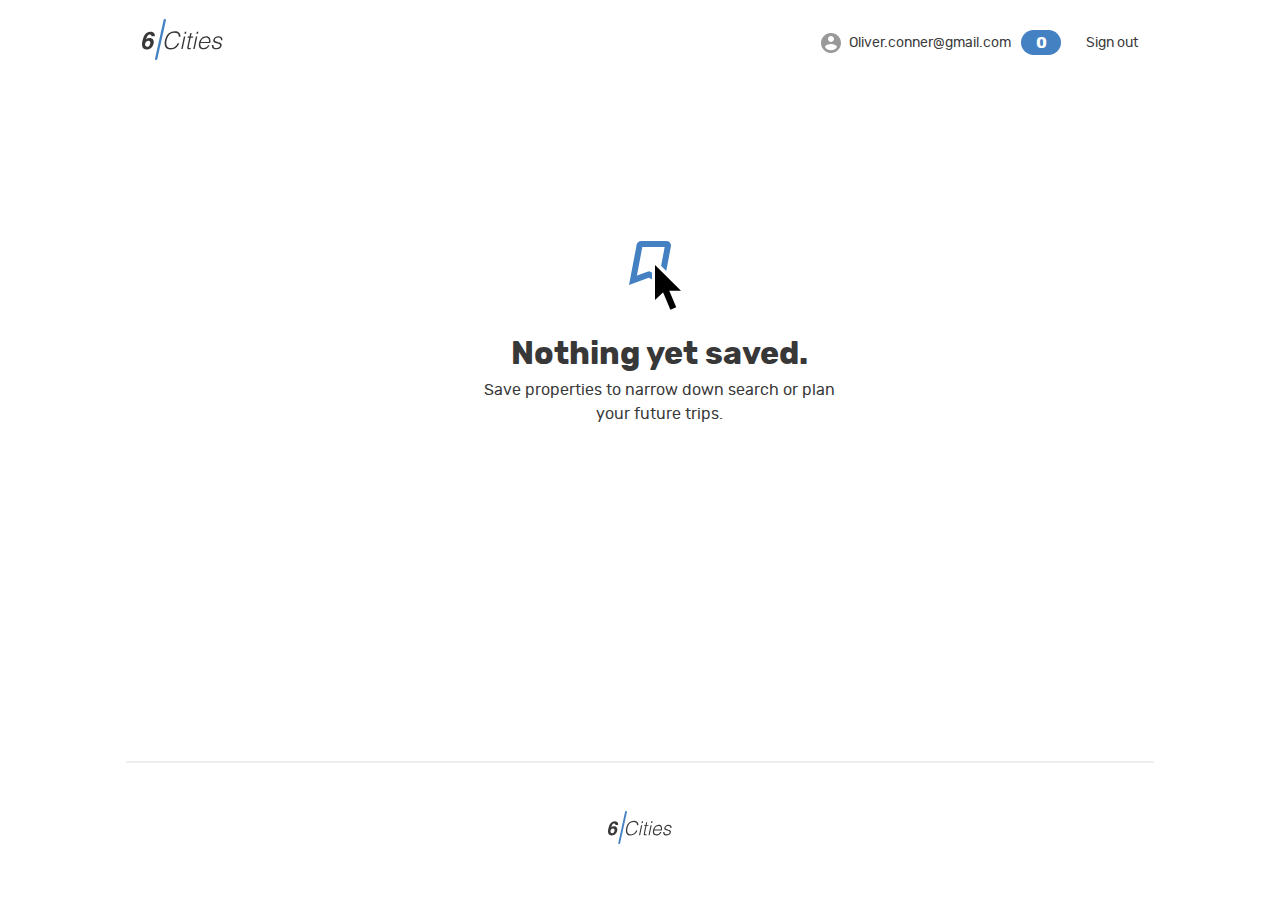
<file: markup/favorites-empty.html>
<!DOCTYPE html>
<html lang="en">
  <head>
    <meta charset="utf-8">
    <meta http-equiv="X-UA-Compatible" content="IE=edge">
    <meta name="viewport" content="width=device-width, initial-scale=1.0">
    <title>6 cities: favorites empty</title>
    <link rel="stylesheet" href="css/main.css">
  </head>

  <body>
    <div style="display: none">
      <!--
        Нет необходимости копировать данный блок в компоненты. Блок с `svg`-изображениями
        присутствует в разметке файла `index.html`.
      -->
      <svg xmlns="http://www.w3.org/2000/svg"><symbol id="icon-arrow-select" viewbox="0 0 7 4"><path fill-rule="evenodd" clip-rule="evenodd" d="M0 0l3.5 2.813L7 0v1.084L3.5 4 0 1.084V0z"></path></symbol><symbol id="icon-bookmark" viewbox="0 0 17 18"><path d="M3.993 2.185l.017-.092V2c0-.554.449-1 .99-1h10c.522 0 .957.41.997.923l-2.736 14.59-4.814-2.407-.39-.195-.408.153L1.31 16.44 3.993 2.185z"></path></symbol><symbol id="icon-star" viewbox="0 0 13 12"><path fill-rule="evenodd" clip-rule="evenodd" d="M6.5 9.644L10.517 12 9.451 7.56 13 4.573l-4.674-.386L6.5 0 4.673 4.187 0 4.573 3.549 7.56 2.483 12 6.5 9.644z"></path></symbol></svg>
    </div>

    <div class="page page--favorites-empty">
      <header class="header">
        <div class="container">
          <div class="header__wrapper">
            <div class="header__left">
              <a class="header__logo-link" href="main.html">
                <img class="header__logo" src="img/logo.svg" alt="6 cities logo" width="81" height="41">
              </a>
            </div>
            <nav class="header__nav">
              <ul class="header__nav-list">
                <li class="header__nav-item user">
                  <a class="header__nav-link header__nav-link--profile" href="#">
                    <div class="header__avatar-wrapper user__avatar-wrapper">
                    </div>
                    <span class="header__user-name user__name">Oliver.conner@gmail.com</span>
                    <span class="header__favorite-count">0</span>
                  </a>
                </li>
                <li class="header__nav-item">
                  <a class="header__nav-link" href="#">
                    <span class="header__signout">Sign out</span>
                  </a>
                </li>
              </ul>
            </nav>
          </div>
        </div>
      </header>

      <main class="page__main page__main--favorites page__main--favorites-empty">
        <div class="page__favorites-container container">
          <section class="favorites favorites--empty">
            <h1 class="visually-hidden">Favorites (empty)</h1>
            <div class="favorites__status-wrapper">
              <b class="favorites__status">Nothing yet saved.</b>
              <p class="favorites__status-description">Save properties to narrow down search or plan your future trips.</p>
            </div>
          </section>
        </div>
      </main>
      <footer class="footer">
        <a class="footer__logo-link" href="main.html">
          <img class="footer__logo" src="img/logo.svg" alt="6 cities logo" width="64" height="33">
        </a>
      </footer>
    </div>
  </body>
</html>
</file>
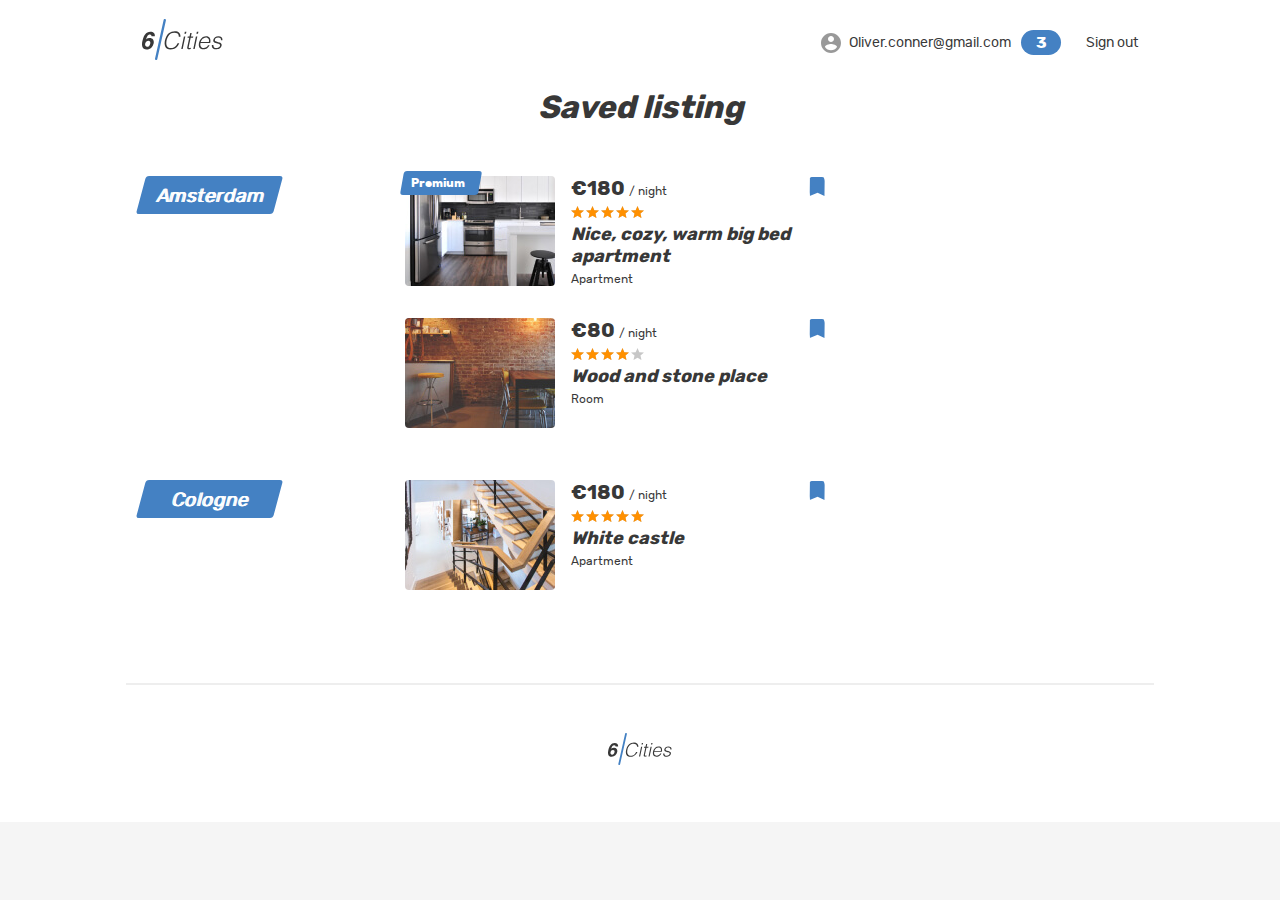
<file: markup/favorites.html>
<!DOCTYPE html>
<html lang="en">
  <head>
    <meta charset="utf-8">
    <meta http-equiv="X-UA-Compatible" content="IE=edge">
    <meta name="viewport" content="width=device-width, initial-scale=1.0">
    <title>6 cities: favorites</title>
    <link rel="stylesheet" href="css/main.css">
  </head>

  <body>
    <div style="display: none">
      <!--
        Нет необходимости копировать данный блок в компоненты. Блок с `svg`-изображениями
        присутствует в разметке файла `index.html`.
      -->
      <svg xmlns="http://www.w3.org/2000/svg"><symbol id="icon-arrow-select" viewbox="0 0 7 4"><path fill-rule="evenodd" clip-rule="evenodd" d="M0 0l3.5 2.813L7 0v1.084L3.5 4 0 1.084V0z"></path></symbol><symbol id="icon-bookmark" viewbox="0 0 17 18"><path d="M3.993 2.185l.017-.092V2c0-.554.449-1 .99-1h10c.522 0 .957.41.997.923l-2.736 14.59-4.814-2.407-.39-.195-.408.153L1.31 16.44 3.993 2.185z"></path></symbol><symbol id="icon-star" viewbox="0 0 13 12"><path fill-rule="evenodd" clip-rule="evenodd" d="M6.5 9.644L10.517 12 9.451 7.56 13 4.573l-4.674-.386L6.5 0 4.673 4.187 0 4.573 3.549 7.56 2.483 12 6.5 9.644z"></path></symbol></svg>
    </div>

    <div class="page">
      <header class="header">
        <div class="container">
          <div class="header__wrapper">
            <div class="header__left">
              <a class="header__logo-link" href="main.html">
                <img class="header__logo" src="img/logo.svg" alt="6 cities logo" width="81" height="41">
              </a>
            </div>
            <nav class="header__nav">
              <ul class="header__nav-list">
                <li class="header__nav-item user">
                  <a class="header__nav-link header__nav-link--profile" href="#">
                    <div class="header__avatar-wrapper user__avatar-wrapper">
                    </div>
                    <span class="header__user-name user__name">Oliver.conner@gmail.com</span>
                    <span class="header__favorite-count">3</span>
                  </a>
                </li>
                <li class="header__nav-item">
                  <a class="header__nav-link" href="#">
                    <span class="header__signout">Sign out</span>
                  </a>
                </li>
              </ul>
            </nav>
          </div>
        </div>
      </header>

      <main class="page__main page__main--favorites">
        <div class="page__favorites-container container">
          <section class="favorites">
            <h1 class="favorites__title">Saved listing</h1>
            <ul class="favorites__list">
              <li class="favorites__locations-items">
                <div class="favorites__locations locations locations--current">
                  <div class="locations__item">
                    <a class="locations__item-link" href="#">
                      <span>Amsterdam</span>
                    </a>
                  </div>
                </div>
                <div class="favorites__places">
                  <article class="favorites__card place-card">
                    <div class="place-card__mark">
                      <span>Premium</span>
                    </div>
                    <div class="favorites__image-wrapper place-card__image-wrapper">
                      <a href="#">
                        <img class="place-card__image" src="img/apartment-small-03.jpg" width="150" height="110" alt="Place image">
                      </a>
                    </div>
                    <div class="favorites__card-info place-card__info">
                      <div class="place-card__price-wrapper">
                        <div class="place-card__price">
                          <b class="place-card__price-value">&euro;180</b>
                          <span class="place-card__price-text">&#47;&nbsp;night</span>
                        </div>
                        <button class="place-card__bookmark-button place-card__bookmark-button--active button" type="button">
                          <svg class="place-card__bookmark-icon" width="18" height="19">
                            <use xlink:href="#icon-bookmark"></use>
                          </svg>
                          <span class="visually-hidden">In bookmarks</span>
                        </button>
                      </div>
                      <div class="place-card__rating rating">
                        <div class="place-card__stars rating__stars">
                          <span style="width: 100%"></span>
                          <span class="visually-hidden">Rating</span>
                        </div>
                      </div>
                      <h2 class="place-card__name">
                        <a href="#">Nice, cozy, warm big bed apartment</a>
                      </h2>
                      <p class="place-card__type">Apartment</p>
                    </div>
                  </article>

                  <article class="favorites__card place-card">
                    <div class="favorites__image-wrapper place-card__image-wrapper">
                      <a href="#">
                        <img class="place-card__image" src="img/room-small.jpg" width="150" height="110" alt="Place image">
                      </a>
                    </div>
                    <div class="favorites__card-info place-card__info">
                      <div class="place-card__price-wrapper">
                        <div class="place-card__price">
                          <b class="place-card__price-value">&euro;80</b>
                          <span class="place-card__price-text">&#47;&nbsp;night</span>
                        </div>
                        <button class="place-card__bookmark-button place-card__bookmark-button--active button" type="button">
                          <svg class="place-card__bookmark-icon" width="18" height="19">
                            <use xlink:href="#icon-bookmark"></use>
                          </svg>
                          <span class="visually-hidden">In bookmarks</span>
                        </button>
                      </div>
                      <div class="place-card__rating rating">
                        <div class="place-card__stars rating__stars">
                          <span style="width: 80%"></span>
                          <span class="visually-hidden">Rating</span>
                        </div>
                      </div>
                      <h2 class="place-card__name">
                        <a href="#">Wood and stone place</a>
                      </h2>
                      <p class="place-card__type">Room</p>
                    </div>
                  </article>
                </div>
              </li>

              <li class="favorites__locations-items">
                <div class="favorites__locations locations locations--current">
                  <div class="locations__item">
                    <a class="locations__item-link" href="#">
                      <span>Cologne</span>
                    </a>
                  </div>
                </div>
                <div class="favorites__places">
                  <article class="favorites__card place-card">
                    <div class="favorites__image-wrapper place-card__image-wrapper">
                      <a href="#">
                        <img class="place-card__image" src="img/apartment-small-04.jpg" width="150" height="110" alt="Place image">
                      </a>
                    </div>
                    <div class="favorites__card-info place-card__info">
                      <div class="place-card__price-wrapper">
                        <div class="place-card__price">
                          <b class="place-card__price-value">&euro;180</b>
                          <span class="place-card__price-text">&#47;&nbsp;night</span>
                        </div>
                        <button class="place-card__bookmark-button place-card__bookmark-button--active button" type="button">
                          <svg class="place-card__bookmark-icon" width="18" height="19">
                            <use xlink:href="#icon-bookmark"></use>
                          </svg>
                          <span class="visually-hidden">In bookmarks</span>
                        </button>
                      </div>
                      <div class="place-card__rating rating">
                        <div class="place-card__stars rating__stars">
                          <span style="width: 100%"></span>
                          <span class="visually-hidden">Rating</span>
                        </div>
                      </div>
                      <h2 class="place-card__name">
                        <a href="#">White castle</a>
                      </h2>
                      <p class="place-card__type">Apartment</p>
                    </div>
                  </article>
                </div>
              </li>
            </ul>
          </section>
        </div>
      </main>
      <footer class="footer container">
        <a class="footer__logo-link" href="main.html">
          <img class="footer__logo" src="img/logo.svg" alt="6 cities logo" width="64" height="33">
        </a>
      </footer>
    </div>
  </body>
</html>
</file>
<file: markup/css/main.css>
/*! normalize.css v8.0.1 | MIT License | github.com/necolas/normalize.css */
html {
  line-height: 1.15;
  -webkit-text-size-adjust: 100%
}

body {
  margin: 0
}

main {
  display: block
}

h1 {
  font-size: 2em;
  margin: .67em 0
}

hr {
  -webkit-box-sizing: content-box;
  box-sizing: content-box;
  height: 0;
  overflow: visible
}

pre {
  font-family: monospace, monospace;
  font-size: 1em
}

a {
  background-color: transparent
}

abbr[title] {
  border-bottom: none;
  text-decoration: underline;
  -webkit-text-decoration: underline dotted;
  text-decoration: underline dotted
}

b,
strong {
  font-weight: bolder
}

code,
kbd,
samp {
  font-family: monospace, monospace;
  font-size: 1em
}

small {
  font-size: 80%
}

sub,
sup {
  font-size: 75%;
  line-height: 0;
  position: relative;
  vertical-align: baseline
}

sub {
  bottom: -.25em
}

sup {
  top: -.5em
}

img {
  border-style: none
}

button,
input,
optgroup,
select,
textarea {
  font-family: inherit;
  font-size: 100%;
  line-height: 1.15;
  margin: 0
}

button,
input {
  overflow: visible
}

button,
select {
  text-transform: none
}

[type=button],
[type=reset],
[type=submit],
button {
  -webkit-appearance: button
}

[type=button]::-moz-focus-inner,
[type=reset]::-moz-focus-inner,
[type=submit]::-moz-focus-inner,
button::-moz-focus-inner {
  border-style: none;
  padding: 0
}

[type=button]:-moz-focusring,
[type=reset]:-moz-focusring,
[type=submit]:-moz-focusring,
button:-moz-focusring {
  outline: 1px dotted ButtonText
}

fieldset {
  padding: .35em .75em .625em
}

legend {
  -webkit-box-sizing: border-box;
  box-sizing: border-box;
  color: inherit;
  display: table;
  max-width: 100%;
  padding: 0;
  white-space: normal
}

progress {
  vertical-align: baseline
}

textarea {
  overflow: auto
}

[type=checkbox],
[type=radio] {
  -webkit-box-sizing: border-box;
  box-sizing: border-box;
  padding: 0
}

[type=number]::-webkit-inner-spin-button,
[type=number]::-webkit-outer-spin-button {
  height: auto
}

[type=search] {
  -webkit-appearance: textfield;
  outline-offset: -2px
}

[type=search]::-webkit-search-decoration {
  -webkit-appearance: none
}

::-webkit-file-upload-button {
  -webkit-appearance: button;
  font: inherit
}

details {
  display: block
}

summary {
  display: list-item
}

template {
  display: none
}

[hidden] {
  display: none
}

@font-face {
  font-family: rubik;
  font-style: normal;
  font-weight: 300;
  src: url(../fonts/rubik-light.woff2) format("woff2"), url(../fonts/rubik-light.woff) format("woff"), url(../fonts/rubik-light.ttf) format("truetype");
  font-display: swap
}

@font-face {
  font-family: rubik;
  font-style: normal;
  font-weight: 400;
  src: url(../fonts/rubik-regular.woff2) format("woff2"), url(../fonts/rubik-regular.woff) format("woff"), url(../fonts/rubik-regular.ttf) format("truetype");
  font-display: swap
}

@font-face {
  font-family: rubik;
  font-style: normal;
  font-weight: 500;
  src: url(../fonts/rubik-medium.woff2) format("woff2"), url(../fonts/rubik-medium.woff) format("woff"), url(../fonts/rubik-medium.ttf) format("truetype");
  font-display: swap
}

@font-face {
  font-family: rubik;
  font-style: normal;
  font-weight: 700;
  src: url(../fonts/rubik-bold.woff2) format("woff2"), url(../fonts/rubik-bold.woff) format("woff"), url(../fonts/rubik-bold.ttf) format("truetype");
  font-display: swap
}

body,
html {
  width: 100%;
  min-width: 1144px;
  margin: 0;
  padding: 0;
  font-family: rubik, arial, sans-serif;
  font-weight: 400;
  font-style: normal;
  font-size: 16px;
  line-height: 1.15;
  color: #383838;
  background-color: #f5f5f5;
  -webkit-font-smoothing: antialiased;
  font-smoothing: antialiased;
  -webkit-box-sizing: border-box;
  box-sizing: border-box
}

*,
::after,
::before {
  -webkit-box-sizing: inherit;
  box-sizing: inherit
}

a {
  color: inherit;
  text-decoration: none;
  -webkit-transition: color .3s, opacity .3s;
  transition: color .3s, opacity .3s;
  cursor: pointer;
  outline: 0
}

textarea {
  resize: none
}

img {
  max-width: 100%;
  height: auto
}

.visually-hidden {
  position: absolute;
  width: 1px;
  height: 1px;
  margin: -1px;
  border: 0;
  padding: 0;
  white-space: nowrap;
  -webkit-clip-path: inset(100%);
  clip-path: inset(100%);
  clip: rect(0 0 0 0);
  overflow: hidden
}

.container {
  width: 1144px;
  margin-left: auto;
  margin-right: auto;
  padding-left: 58px;
  padding-right: 58px
}

.button {
  padding: 0;
  background: 0 0;
  border: none;
  text-decoration: none;
  cursor: pointer;
  display: inline-block;
  font: inherit;
  text-align: center;
  word-break: break-word;
  word-wrap: wrap;
  overflow-wrap: break-word;
  -webkit-transition: color .3s, background-color .3s;
  transition: color .3s, background-color .3s;
  outline: 0
}

.page {
  background-color: #fff
}

.page--login {
  display: -webkit-box;
  display: -ms-flexbox;
  display: flex;
  -webkit-box-orient: vertical;
  -webkit-box-direction: normal;
  -ms-flex-direction: column;
  flex-direction: column;
  width: 1144px;
  margin-left: auto;
  margin-right: auto;
  background-image: linear-gradient(to right, #f5f5f5 509px, transparent 509px), url(../img/amsterdam.jpg);
  background-position: top left, right top;
  height: 100vh;
  background-size: auto, auto 100%;
  background-repeat: no-repeat, no-repeat;
  overflow: hidden
}

@media (-webkit-min-device-pixel-ratio:1.5),
(min-resolution:144dpi),
(min-resolution:1.5dppx) {
  .page--login {
    background-image: linear-gradient(to right, #f5f5f5 509px, transparent 509px), url(../img/amsterdam@2x.jpg)
  }
}

@media (max-height:720px) {
  .page--login {
    background-size: auto, auto 715px
  }
}

.page--favorites-empty {
  display: -webkit-box;
  display: -ms-flexbox;
  display: flex;
  -webkit-box-orient: vertical;
  -webkit-box-direction: normal;
  -ms-flex-direction: column;
  flex-direction: column;
  height: 100vh
}

.page--main {
  display: -webkit-box;
  display: -ms-flexbox;
  display: flex;
  -webkit-box-orient: vertical;
  -webkit-box-direction: normal;
  -ms-flex-direction: column;
  flex-direction: column;
  height: 100vh
}

.page--gray {
  background-color: #f5f5f5
}

.page__main--offer {
  padding-bottom: 129px
}

.page__main--login {
  display: -webkit-box;
  display: -ms-flexbox;
  display: flex;
  -webkit-box-flex: 1;
  -ms-flex-positive: 1;
  flex-grow: 1
}

.page__main--favorites {
  padding-top: 11px
}

.page__main--favorites-empty {
  display: -webkit-box;
  display: -ms-flexbox;
  display: flex;
  -webkit-box-flex: 1;
  -ms-flex-positive: 1;
  flex-grow: 1
}

.page__main--favorites-empty .page__favorites-container {
  display: -webkit-box;
  display: -ms-flexbox;
  display: flex
}

.page__main--index {
  display: -webkit-box;
  display: -ms-flexbox;
  display: flex;
  -webkit-box-flex: 1;
  -ms-flex-positive: 1;
  flex-grow: 1;
  -webkit-box-orient: vertical;
  -webkit-box-direction: normal;
  -ms-flex-direction: column;
  flex-direction: column;
  overflow-y: hidden
}

.page__login-container {
  display: -webkit-box;
  display: -ms-flexbox;
  display: flex
}

.header__wrapper {
  display: -webkit-box;
  display: -ms-flexbox;
  display: flex;
  -webkit-box-align: start;
  -ms-flex-align: start;
  align-items: flex-start;
  padding: 19px 16px 0
}

.header__left {
  display: -webkit-box;
  display: -ms-flexbox;
  display: flex;
  -ms-flex-wrap: wrap;
  flex-wrap: wrap;
  -ms-flex-negative: 0;
  flex-shrink: 0;
  margin-right: auto
}

.header__logo-link {
  margin-bottom: 15px
}

.header__logo-link:not(.header__logo-link--active):focus,
.header__logo-link:not(.header__logo-link--active):hover {
  opacity: .5
}

.header__nav {
  display: -webkit-box;
  display: -ms-flexbox;
  display: flex;
  -ms-flex-negative: 0;
  flex-shrink: 0;
  -ms-flex-wrap: wrap;
  flex-wrap: wrap;
  margin-top: 11px;
  margin-left: 30px
}

.header__nav-list {
  margin: 0;
  padding: 0;
  list-style: none;
  display: -webkit-box;
  display: -ms-flexbox;
  display: flex;
  -ms-flex-wrap: wrap;
  flex-wrap: wrap;
  -webkit-box-align: start;
  -ms-flex-align: start;
  align-items: flex-start
}

.header__nav-item {
  display: -webkit-box;
  display: -ms-flexbox;
  display: flex;
  min-height: 25px;
  margin-bottom: 15px
}

.header__nav-item:not(:last-child) {
  margin-right: 15px
}

.header__nav-link {
  display: -webkit-box;
  display: -ms-flexbox;
  display: flex;
  position: relative;
  -webkit-box-align: center;
  -ms-flex-align: center;
  align-items: center;
  font-size: 14px;
  line-height: 1.2143;
  -webkit-transition: text-shadow .3s;
  transition: text-shadow .3s
}

.header__nav-link:focus,
.header__nav-link:hover {
  text-shadow: .5px 0 0, -.5px 0 0
}

.header__avatar-wrapper {
  width: 20px;
  height: 20px;
  margin-right: 8px
}

.header__login {
  padding-top: 2px;
  padding-right: 8px
}

.header__signout,
.header__user-name {
  padding-top: 2px
}

.header__favorite-count {
  display: inline-block;
  min-width: 40px;
  height: 25px;
  margin: 0 10px;
  padding: 5px;
  font-size: 16px;
  font-weight: 600;
  line-height: 16px;
  text-align: center;
  color: #fff;
  background: #4481c3;
  border-radius: 15px
}

.user__avatar-wrapper {
  background-image: url(../img/avatar.svg);
  background-size: 100%;
  background-repeat: no-repeat
}

.user__avatar {
  border-radius: 50%
}

.rating__stars {
  position: relative;
  display: block;
  font-size: 0
}

.rating__stars::before {
  content: "";
  display: inline-block;
  height: 100%;
  background: url(../img/stars.svg) transparent no-repeat center
}

.rating__stars span {
  position: absolute;
  top: 0;
  left: 0;
  display: inline-block;
  height: 100%;
  overflow: hidden
}

.rating__stars span::before {
  content: "";
  display: inline-block;
  height: 100%;
  background: url(../img/stars-active.svg) transparent no-repeat center
}

.cities {
  display: -webkit-box;
  display: -ms-flexbox;
  display: flex;
  -webkit-box-flex: 1;
  -ms-flex-positive: 1;
  flex-grow: 1;
  background-color: #fff;
  overflow-y: hidden
}

.cities__places-container {
  display: -webkit-box;
  display: -ms-flexbox;
  display: flex;
  padding-right: 0
}

.cities__places-container--empty {
  padding-right: 0
}

.cities__no-places {
  position: relative;
  width: 498px;
  padding-left: 18px
}

.cities__no-places::after {
  content: "";
  position: absolute;
  width: 12.06vh;
  min-width: 100px;
  max-width: 120px;
  height: 100%;
  bottom: 0;
  right: -48px;
  background-color: #fff;
  border-right: 6px solid #4481c3;
  -webkit-transform: skew(-6.5deg);
  transform: skew(-6.5deg)
}

.cities__places {
  width: 572px;
  margin-top: 2px;
  margin-right: 2px;
  padding-top: 29px;
  padding-bottom: 7px;
  padding-left: 9px;
  overflow-y: auto
}

.cities__places-list {
  display: -webkit-box;
  display: -ms-flexbox;
  display: flex;
  -ms-flex-wrap: wrap;
  flex-wrap: wrap;
  margin-left: -8px;
  padding-left: 5px
}

.cities__card {
  width: 260px;
  margin-left: 8px;
  margin-bottom: 24px
}

.page__main--index-empty .cities__right-section {
  background-image: url(../img/no-places@2x.png);
  background-size: auto 119%;
  background-repeat: no-repeat;
  background-position: right 100%
}

@media (-webkit-min-device-pixel-ratio:1.5),
(min-resolution:144dpi),
(min-resolution:1.5dppx) {
  .page__main--index-empty .cities__right-section {
    background-image: url(../img/no-places@2x.png)
  }
}

@media (max-height:780px) {
  .page__main--index-empty .cities__right-section {
    background-position: right center;
    background-size: 100% auto
  }
}

.cities__right-section {
  display: -webkit-box;
  display: -ms-flexbox;
  display: flex;
  -webkit-box-flex: 1;
  -ms-flex-positive: 1;
  flex-grow: 1
}

.cities__map {
  width: 100%;
  -ms-flex-item-align: stretch;
  align-self: stretch;
  background-image: url(../img/map.jpg);
  background-size: 682px auto;
  background-repeat: no-repeat;
  background-position: -170px center
}

@media (-webkit-min-device-pixel-ratio:1.5),
(min-resolution:144dpi),
(min-resolution:1.5dppx) {
  .cities__map {
    background-image: url(../img/map@2x.jpg);
    background-size: 682px 794px
  }
}

@media (min-height:980px) {
  .cities__map {
    background-size: cover
  }
}

.cities__status-wrapper {
  position: relative;
  z-index: 1;
  width: auto;
  margin-top: 25.4vh;
  margin-right: auto;
  margin-left: auto;
  padding-top: 62px;
  text-align: center;
  background-image: url(../img/ico-no-results.svg);
  background-size: 45px 47px;
  background-position: center top;
  background-repeat: no-repeat
}

.cities__status {
  display: block;
  margin-bottom: 5px;
  font-size: 32px;
  line-height: 1.1875
}

.cities__status-description {
  margin-top: 0;
  margin-bottom: 0;
  padding: 0 45px;
  font-size: 16px;
  line-height: 1.5
}

.locations--login {
  display: -webkit-box;
  display: -ms-flexbox;
  display: flex;
  -webkit-box-pack: center;
  -ms-flex-pack: center;
  justify-content: center;
  -webkit-box-align: center;
  -ms-flex-align: center;
  align-items: center;
  -webkit-box-flex: 1;
  -ms-flex-positive: 1;
  flex-grow: 1;
  padding: 0 51px 63px 130px
}

.locations--login .locations__item-link {
  padding: 9px 21px 6px 16px;
  -webkit-backface-visibility: hidden;
  backface-visibility: hidden
}

.locations--current .locations__item {
  margin: 0
}

.locations--current .locations__item-link {
  color: #fff;
  background-color: #4481c3;
  text-shadow: 1px 0 0, .5px 0 0, -1px 0 0
}

.locations__list {
  margin: 0;
  padding: 0;
  list-style: none;
  display: -webkit-box;
  display: -ms-flexbox;
  display: flex;
  -ms-flex-wrap: wrap;
  flex-wrap: wrap;
  -webkit-box-align: start;
  -ms-flex-align: start;
  align-items: flex-start;
  padding: 16px 3px 33px
}

.locations__item {
  display: block;
  margin-right: 36px;
  margin-bottom: 19px
}

.favorites__locations .locations__item-link {
  min-width: 137px;
  padding: 9px 14px 6px 15px;
  text-align: center;
  letter-spacing: .9px
}

.locations__item-link {
  display: block;
  padding: 9px 21px 6px 11px;
  font-size: 19px;
  line-height: 1.211;
  font-weight: 300;
  font-style: oblique;
  -webkit-transform: skew(-15deg);
  transform: skew(-15deg);
  border-radius: 3px;
  -webkit-transition: background .3s, color .3s, text-shadow .3s;
  transition: background .3s, color .3s, text-shadow .3s
}

.locations__item-link span {
  display: block;
  -webkit-transform: skew(15deg);
  transform: skew(15deg)
}

.locations__item-link:focus,
.locations__item-link:hover {
  text-shadow: 1px 0 0, .5px 0 0, -1px 0 0
}

.locations__item-link.tabs__item--active {
  text-shadow: 1px 0 0, .5px 0 0, -1px 0 0;
  color: #fff;
  background-color: #4481c3
}

.places__found {
  display: block;
  margin-bottom: 22px;
  padding-left: 2px;
  font-size: 24px;
  line-height: 1.167;
  font-weight: 700;
  font-style: oblique
}

.places__sorting {
  position: relative;
  margin-bottom: 33px;
  padding-left: 5px
}

.places__sorting-arrow {
  position: absolute;
  top: 55%;
  -webkit-transform: translateY(-50%);
  transform: translateY(-50%);
  right: 0;
  fill: #0d0d0d
}

.places__options {
  margin: 0;
  padding: 0;
  list-style: none;
  background-color: #fff;
  border: 1px solid #dfdfdf;
  border-radius: 4px
}

.places__options--custom {
  position: absolute;
  top: calc(100% + 1px);
  left: 52px;
  z-index: 1;
  display: none
}

.places__options--opened {
  display: block
}

.places__option {
  min-width: 170px;
  padding: 14px 16px 10px;
  font-size: 14px;
  line-height: 1.2143;
  -webkit-transition: background .3s;
  transition: background .3s;
  outline: 0;
  cursor: pointer
}

.places__option--active,
.places__option:focus,
.places__option:hover {
  background-color: #f2f2f2
}

.places__option:selected {
  background-color: #f2f2f2
}

.places__sorting-caption {
  font-size: 12px;
  line-height: 1.167;
  font-weight: 700
}

.places__sorting-type {
  position: relative;
  display: inline-block;
  padding-right: 12px;
  font-size: 12px;
  line-height: 1.167;
  cursor: pointer
}

.place-card {
  position: relative
}

.place-card:hover {
  opacity: .6
}

.place-card__image-wrapper {
  margin-bottom: 9px
}

.place-card__image {
  display: block;
  border-radius: 4px
}

.place-card__info {
  -webkit-box-flex: 1;
  -ms-flex-positive: 1;
  flex-grow: 1
}

.place-card__price-wrapper {
  display: -webkit-box;
  display: -ms-flexbox;
  display: flex;
  -webkit-box-align: start;
  -ms-flex-align: start;
  align-items: flex-start;
  -webkit-box-pack: justify;
  -ms-flex-pack: justify;
  justify-content: space-between;
  margin-bottom: 5px
}

.place-card__price {
  margin-right: 20px
}

.favorites__card .place-card__bookmark-button {
  margin-top: 0;
  -webkit-transform: skew(10deg);
  transform: skew(10deg)
}

.place-card__bookmark-button {
  -ms-flex-negative: 0;
  flex-shrink: 0;
  width: 18px;
  height: 19px;
  margin-top: 2px
}

.place-card__bookmark-button:focus .place-card__bookmark-icon,
.place-card__bookmark-button:hover .place-card__bookmark-icon {
  stroke: #4481c3
}

.place-card__bookmark-button--active .place-card__bookmark-icon {
  stroke: #4481c3;
  fill: #4481c3
}

.place-card__bookmark-icon {
  fill: none;
  stroke: #979797;
  stroke-width: 2;
  -webkit-transition: fill .3s, stroke .3s;
  transition: fill .3s, stroke .3s
}

.place-card__price-value {
  font-size: 20px;
  line-height: 1.2;
  font-weight: 700
}

.place-card__price-text {
  font-size: 12px;
  line-height: 1.1667
}

.place-card__rating {
  margin-bottom: 6px
}

.place-card__stars {
  width: 73px;
  height: 12px
}

.place-card__stars::before {
  width: 73px;
  background-size: 73px 12px
}

.place-card__stars span {
  width: 0%
}

.place-card__stars span::before {
  width: 73px;
  background-size: 73px 12px
}

.place-card__name {
  margin-top: 0;
  margin-bottom: 4px;
  font-size: 18px;
  line-height: 1.223;
  font-weight: 700;
  font-style: oblique
}

.place-card__name a {
  display: inline-block
}

.place-card__name a:focus,
.place-card__name a:hover {
  opacity: .7
}

.place-card__type {
  margin-top: 0;
  margin-bottom: 0;
  font-size: 12px;
  line-height: 1.1667
}

.place-card__mark {
  position: absolute;
  top: -5px;
  left: -3px;
  padding: 5px 15px 5px 9px;
  font-size: 12px;
  line-height: 1.1667;
  font-weight: 700;
  color: #fff;
  background-color: #4481c3;
  -webkit-transform: skew(-10deg);
  transform: skew(-10deg);
  border-radius: 3px
}

.place-card__mark span {
  display: block;
  -webkit-transform: skew(10deg);
  transform: skew(10deg)
}

.offer__gallery-container {
  padding-left: 52px;
  padding-right: 52px
}

.offer__gallery {
  position: relative;
  display: -webkit-box;
  display: -ms-flexbox;
  display: flex;
  -webkit-box-align: start;
  -ms-flex-align: start;
  align-items: flex-start;
  -ms-flex-wrap: wrap;
  flex-wrap: wrap;
  -webkit-box-pack: center;
  -ms-flex-pack: center;
  justify-content: center;
  width: 785px;
  margin-right: auto;
  margin-left: auto;
  max-height: 452px;
  margin-bottom: 30px;
  overflow: hidden
}

.offer__gallery::before {
  content: "";
  position: absolute;
  top: -1px;
  left: 0;
  width: 34px;
  height: 100%;
  background-image: url(../img/triangle.svg);
  background-repeat: no-repeat;
  background-size: 34px 452px;
  -webkit-transform: rotate(180deg);
  transform: rotate(180deg)
}

.offer__gallery::after {
  content: "";
  position: absolute;
  top: -1px;
  right: 0;
  width: 34px;
  height: 100%;
  background-image: url(../img/triangle.svg);
  background-repeat: no-repeat;
  background-size: 34px 452px
}

.offer__image-wrapper {
  display: -webkit-box;
  display: -ms-flexbox;
  display: flex;
  -webkit-box-pack: center;
  -ms-flex-pack: center;
  justify-content: center;
  -webkit-box-align: center;
  -ms-flex-align: center;
  align-items: center;
  margin-bottom: 2px;
  margin-right: 2px;
  width: 260px;
  height: 200px;
  overflow: hidden
}

.offer__image-wrapper:nth-child(3n) {
  margin-right: 0
}

.offer__image {
  display: block;
  min-width: 100%;
  min-height: 100%;
  -webkit-box-flex: 1;
  -ms-flex-positive: 1;
  flex-grow: 1
}

.offer__container {
  position: relative;
  overflow-x: hidden
}

.offer__wrapper {
  display: -webkit-box;
  display: -ms-flexbox;
  display: flex;
  -webkit-box-orient: vertical;
  -webkit-box-direction: normal;
  -ms-flex-direction: column;
  flex-direction: column;
  -webkit-box-align: center;
  -ms-flex-align: center;
  align-items: center;
  max-width: 613px;
  margin-right: auto;
  margin-left: auto
}

.offer__mark {
  margin-bottom: 8px;
  padding: 7px 11px 3px 8px;
  font-size: 16px;
  line-height: 1.1875;
  font-weight: 700;
  font-style: oblique;
  color: #fff;
  background-color: #4481c3;
  -webkit-transform: skew(-10deg);
  transform: skew(-10deg);
  border-radius: 2px;
  background-color: #4481c3
}

.offer__mark span {
  display: block;
  -webkit-transform: skew(10deg);
  transform: skew(10deg)
}

.offer__name {
  margin-top: 0;
  margin-bottom: 7px;
  padding: 0 28px;
  font-size: 38px;
  line-height: 1.21053;
  font-weight: 700;
  font-style: oblique;
  text-align: center
}

.offer__bookmark-button {
  position: absolute;
  top: 41px;
  right: 93px;
  width: 31px;
  height: 33px;
  margin-top: 2px
}

.offer__bookmark-button:focus .offer__bookmark-icon,
.offer__bookmark-button:hover .offer__bookmark-icon {
  stroke: #4481c3
}

.offer__bookmark-button--active .offer__bookmark-icon {
  stroke: #4481c3;
  fill: #4481c3
}

.offer__bookmark-icon {
  fill: none;
  stroke: #979797;
  stroke-width: 2;
  -webkit-transition: fill .3s, stroke .3s;
  transition: fill .3s, stroke .3s
}

.offer__rating {
  display: -webkit-box;
  display: -ms-flexbox;
  display: flex;
  -webkit-box-align: start;
  -ms-flex-align: start;
  align-items: flex-start;
  margin-bottom: 24px
}

.offer__stars {
  width: 147px;
  height: 24px
}

.offer__stars::before {
  width: 147px;
  background-size: 147px 24px
}

.offer__stars span {
  width: 0%
}

.offer__stars span::before {
  width: 147px;
  background-size: 147px 24px
}

.offer__rating-value {
  margin-left: 5px;
  padding-top: 2px;
  font-size: 24px;
  line-height: 1;
  font-weight: 700;
  font-style: oblique
}

.offer__features {
  margin: 0;
  padding: 0;
  list-style: none;
  display: -webkit-box;
  display: -ms-flexbox;
  display: flex;
  margin-bottom: 38px;
  margin-left: -64px
}

.offer__feature {
  margin-left: 64px;
  padding-left: 18px;
  font-size: 16px;
  line-height: 1.3;
  background-repeat: no-repeat
}

.offer__feature--entire {
  background-image: url(../img/ico-place.svg);
  background-size: 13px 16px
}

.offer__feature--bedrooms {
  background-image: url(../img/ico-bedrooms.svg);
  background-size: 14px 18px
}

.offer__feature--adults {
  background-image: url(../img/ico-adults.svg);
  background-size: 13px 12px;
  background-position: left 3px
}

.offer__price {
  position: relative;
  margin-bottom: 56px
}

.offer__price::before {
  content: "";
  position: absolute;
  top: 18px;
  left: calc(100% + 12px);
  width: 345px;
  height: 1px;
  background-image: -webkit-gradient(linear, right top, left top, from(rgba(255, 255, 255, .01)), to(#7ca7d5));
  background-image: linear-gradient(to left, rgba(255, 255, 255, .01), #7ca7d5)
}

.offer__price::after {
  content: "";
  position: absolute;
  top: 18px;
  right: calc(100% + 11px);
  width: 425px;
  height: 1px;
  background-image: -webkit-gradient(linear, left top, right top, from(rgba(255, 255, 255, .01)), to(#6899ce));
  background-image: linear-gradient(to right, rgba(255, 255, 255, .01), #6899ce)
}

.offer__price-value {
  position: relative;
  padding-right: 8px;
  padding-left: 6px;
  font-size: 32px;
  line-height: 1.1875;
  font-weight: 700;
  font-style: oblique
}

.offer__price-value::after {
  content: "";
  position: absolute;
  top: -7px;
  right: -2px;
  height: 52px;
  width: 2px;
  background-color: #4481c3;
  -webkit-transform: skew(-12deg);
  transform: skew(-12deg)
}

.offer__price-text {
  font-size: 18px;
  line-height: 1.223;
  font-weight: 700;
  font-style: oblique;
  opacity: .48
}

.offer__inside {
  width: 100%;
  margin-bottom: 52px
}

.offer__inside-title {
  margin-top: 0;
  margin-bottom: 24px;
  font-size: 24px;
  line-height: 1.1667;
  font-weight: 700;
  font-style: oblique;
  text-align: center;
  color: #000
}

.offer__inside-list {
  margin: 0;
  padding: 0;
  list-style: none;
  display: -webkit-box;
  display: -ms-flexbox;
  display: flex;
  -ms-flex-wrap: wrap;
  flex-wrap: wrap;
  -webkit-box-pack: justify;
  -ms-flex-pack: justify;
  justify-content: space-between;
  -webkit-box-align: start;
  -ms-flex-align: start;
  align-items: flex-start
}

.offer__inside-item {
  position: relative;
  width: 100%;
  max-width: 174px;
  padding-left: 18px;
  font-size: 16px;
  line-height: 1.75;
  color: #000
}

.offer__inside-item::before {
  content: "";
  position: absolute;
  top: 14px;
  left: 0;
  width: 12px;
  height: 1px;
  background-color: #000
}

.offer__host-title {
  margin-top: 0;
  margin-bottom: 25px;
  font-size: 24px;
  line-height: 1.1667;
  font-weight: 700;
  font-style: oblique;
  text-align: center;
  color: #000
}

.offer__host-user {
  display: -webkit-box;
  display: -ms-flexbox;
  display: flex;
  -webkit-box-orient: vertical;
  -webkit-box-direction: normal;
  -ms-flex-direction: column;
  flex-direction: column;
  -webkit-box-align: center;
  -ms-flex-align: center;
  align-items: center;
  margin-bottom: 15px;
  padding-right: 16px
}

.offer__avatar-wrapper {
  position: relative;
  width: 74px;
  min-width: 74px;
  height: 74px;
  margin-bottom: 7px
}

.offer__avatar-wrapper--pro::after {
  content: "";
  position: absolute;
  top: -3px;
  right: -16px;
  width: 33px;
  height: 33px;
  border-radius: 50%;
  background-color: #ff9000;
  background-image: url(../img/star-white.svg);
  background-size: 20px 19px;
  background-position: center 6px;
  background-repeat: no-repeat
}

.offer__user-name {
  font-size: 16px;
  line-height: 1.187;
  font-weight: 700;
  color: #000
}

.offer__user-status {
  font-size: 12px;
  line-height: 1.167;
  color: #696969
}

.offer__description {
  margin-bottom: 52px
}

.offer__text {
  margin-top: 0;
  margin-bottom: 28px;
  font-size: 16px;
  line-height: 1.75;
  color: #000
}

.offer__reviews {
  width: 100%;
  margin-bottom: 55px
}

.offer__map {
  width: 100%;
  height: 579px;
  margin-bottom: 50px;
  background-image: url(../img/map-big.jpg);
  background-repeat: no-repeat;
  background-size: 1144px auto;
  background-position: center top
}

@media (-webkit-min-device-pixel-ratio:1.5),
(min-resolution:144dpi),
(min-resolution:1.5dppx) {
  .offer__map {
    background-image: url(../img/map-big@2x.jpg);
    background-size: 1144px auto
  }
}

.reviews__title {
  margin-top: 0;
  margin-bottom: 37px;
  font-size: 24px;
  line-height: 1.1667;
  font-weight: 700;
  font-style: oblique;
  color: #000;
  text-align: center
}

.reviews__avatar-wrapper {
  min-width: 54px;
  width: 54px;
  height: 54px;
  margin-bottom: 10px
}

.reviews__avatar {
  display: block
}

.reviews__user {
  display: -webkit-box;
  display: -ms-flexbox;
  display: flex;
  -webkit-box-orient: vertical;
  -webkit-box-direction: normal;
  -ms-flex-direction: column;
  flex-direction: column;
  -webkit-box-align: center;
  -ms-flex-align: center;
  align-items: center;
  max-width: 54px;
  margin-right: 22px
}

.reviews__user-name {
  font-size: 14px;
  line-height: 1.2143;
  color: #000;
  word-break: break-word;
  word-wrap: break-word;
  overflow-wrap: break-word
}

.reviews__list {
  margin: 0;
  padding: 0;
  list-style: none
}

.reviews__item {
  display: -webkit-box;
  display: -ms-flexbox;
  display: flex;
  -webkit-box-align: start;
  -ms-flex-align: start;
  align-items: flex-start;
  margin-bottom: 22px
}

.reviews__text {
  margin-top: 0;
  margin-bottom: 5px;
  font-size: 16px;
  line-height: 1.75;
  color: #000
}

.reviews__rating {
  margin-bottom: 7px
}

.reviews__stars {
  width: 98px;
  height: 16px
}

.reviews__stars::before {
  width: 98px;
  background-size: 98px 16px
}

.reviews__stars span {
  width: 0%
}

.reviews__stars span::before {
  width: 98px;
  background-size: 98px 16px
}

.reviews__time {
  font-size: 14px;
  line-height: 1;
  color: #5d5d5d
}

.reviews__form {
  margin-right: -30px;
  padding-left: 76px
}

.reviews__label {
  display: inline-block;
  margin-bottom: 14px;
  font-size: 14px;
  line-height: 1.2143;
  font-weight: 700;
  font-style: oblique;
  color: #000
}

.reviews__textarea {
  width: 568px;
  height: 92px;
  margin-bottom: 12px;
  padding: 15px 16px
}

.reviews__rating-form {
  margin-bottom: 21px
}

.reviews__button-wrapper {
  display: -webkit-box;
  display: -ms-flexbox;
  display: flex;
  -webkit-box-align: start;
  -ms-flex-align: start;
  align-items: flex-start;
  -webkit-box-pack: justify;
  -ms-flex-pack: justify;
  justify-content: space-between
}

.reviews__help {
  width: 402px;
  margin-top: 8px;
  margin-bottom: 0;
  font-size: 12px;
  line-height: 1.334
}

.reviews__star {
  padding-left: 15px;
  background-image: url(../img/star-active.svg);
  background-size: 12px 11px;
  background-repeat: no-repeat
}

.reviews__text-amount {
  font-weight: 700
}

.reviews__submit {
  width: 143px;
  font-size: 16px;
  line-height: 1.1875
}

.form__rating {
  display: -webkit-box;
  display: -ms-flexbox;
  display: flex;
  -webkit-box-orient: horizontal;
  -webkit-box-direction: reverse;
  -ms-flex-direction: row-reverse;
  flex-direction: row-reverse;
  -webkit-box-pack: end;
  -ms-flex-pack: end;
  justify-content: flex-end;
  -webkit-box-align: start;
  -ms-flex-align: start;
  align-items: flex-start
}

.form__rating-label {
  display: block;
  width: 37px;
  height: 33px;
  margin-right: 4px;
  cursor: pointer
}

.form__rating-label:first-child {
  margin-right: 0
}

.form__rating-input:checked~.form__rating-label .form__star-image,
.form__rating-input:focus~.form__rating-label .form__star-image,
.form__rating-label:hover .form__star-image,
.form__rating-label:hover~.form__rating-label .form__star-image {
  fill: #ff9000
}

.form__star-image {
  fill: #c7c7c7;
  -webkit-transition: fill .3s;
  transition: fill .3s
}

.form__textarea {
  font-size: 16px;
  line-height: 1.1875;
  color: #383838;
  background-color: #fff;
  border: 1px solid #e6e6e6;
  border-radius: 2px
}

.form__textarea::-webkit-input-placeholder {
  font-size: 16px;
  line-height: 1.1875;
  color: #9b9b9b
}

.form__textarea::-moz-placeholder {
  font-size: 16px;
  line-height: 1.1875;
  color: #9b9b9b
}

.form__textarea::-ms-input-placeholder {
  font-size: 16px;
  line-height: 1.1875;
  color: #9b9b9b
}

.form__textarea::placeholder {
  font-size: 16px;
  line-height: 1.1875;
  color: #9b9b9b
}

.form__textarea::-ms-input-placeholder {
  font-size: 16px;
  line-height: 1.1875;
  color: #9b9b9b
}

.form__input {
  padding: 15px 14px 13px;
  font-size: 16px;
  line-height: 1.1875;
  color: #383838;
  background-color: #fff;
  border: 1px solid #e6e6e6;
  border-radius: 2px
}

.form__input::-webkit-input-placeholder {
  font-size: 16px;
  line-height: 1.1875;
  color: #818181
}

.form__input::-moz-placeholder {
  font-size: 16px;
  line-height: 1.1875;
  color: #818181
}

.form__input::-ms-input-placeholder {
  font-size: 16px;
  line-height: 1.1875;
  color: #818181
}

.form__input::placeholder {
  font-size: 16px;
  line-height: 1.1875;
  color: #818181
}

.form__input::-ms-input-placeholder {
  font-size: 16px;
  line-height: 1.1875;
  color: #818181
}

.form__submit {
  padding: 16px 20px 13px;
  color: #fff;
  background-color: #4481c3;
  border-radius: 3px
}

.form__submit:focus,
.form__submit:hover {
  background-color: #3069a6
}

.form__submit:disabled {
  background-color: #c7c7c7
}

.near-places {
  margin: 0 16px 0 12px;
  padding-bottom: 27px;
  border-bottom: 2px solid rgba(222, 222, 222, .5)
}

.near-places__title {
  margin-top: 0;
  margin-bottom: 25px;
  font-size: 24px;
  line-height: 1.1667;
  font-weight: 700;
  font-style: oblique;
  text-align: center;
  color: #000
}

.near-places__list {
  display: -webkit-box;
  display: -ms-flexbox;
  display: flex;
  -webkit-box-pack: center;
  -ms-flex-pack: center;
  justify-content: center;
  -webkit-box-align: start;
  -ms-flex-align: start;
  align-items: flex-start;
  -ms-flex-wrap: wrap;
  flex-wrap: wrap;
  margin-left: -8px;
  padding-left: 3px
}

.near-places__card {
  width: 260px;
  margin-left: 8px;
  margin-bottom: 24px
}

.login {
  position: relative;
  width: 520px;
  padding-top: 19.6vh;
  padding-right: 60px;
  padding-left: 13px
}

.login::after {
  content: "";
  position: absolute;
  width: 12.03vh;
  min-width: 195px;
  height: 100vh;
  min-height: 450px;
  bottom: 0;
  right: -2px;
  background-color: #f5f5f5;
  border-right: 6px solid #4481c3;
  -webkit-transform: skew(-6.5deg);
  transform: skew(-6.5deg)
}

.login__title {
  position: relative;
  z-index: 1;
  margin-top: 0;
  margin-bottom: 28px;
  font-size: 32px;
  line-height: 1.1875;
  font-weight: 700;
  font-style: oblique
}

.login__form {
  position: relative;
  z-index: 1;
  width: 341px
}

.login__input-wrapper {
  margin-right: 2px
}

.login__input {
  width: 100%;
  margin-bottom: 24px
}

.login__submit {
  width: 100%
}

.favorites {
  padding: 0 15px 93px;
  border-bottom: 2px solid rgba(222, 222, 222, .5)
}

.favorites--empty {
  width: 100%;
  padding: 0 0 93px 38px
}

.favorites__title {
  margin-top: 0;
  margin-bottom: 49px;
  font-size: 32px;
  line-height: 1.1429;
  font-weight: 700;
  font-style: oblique;
  text-align: center
}

.favorites__list {
  margin: 0;
  padding: 0;
  list-style: none
}

.favorites__locations-items {
  display: -webkit-box;
  display: -ms-flexbox;
  display: flex;
  -webkit-box-align: start;
  -ms-flex-align: start;
  align-items: flex-start;
  margin-bottom: 52px
}

.favorites__locations-items:last-child {
  margin-bottom: 0
}

.favorites__locations {
  display: -webkit-box;
  display: -ms-flexbox;
  display: flex;
  width: 244px;
  margin-right: 20px
}

.favorites__card {
  display: -webkit-box;
  display: -ms-flexbox;
  display: flex;
  -webkit-box-align: start;
  -ms-flex-align: start;
  align-items: flex-start;
  width: 421px;
  margin-bottom: 32px
}

.favorites__card:last-child {
  margin-bottom: 0
}

.favorites__image-wrapper {
  min-width: 150px;
  margin-right: 16px;
  margin-bottom: 0
}

.favorites__card-info {
  padding-top: 1px
}

.favorites__status-wrapper {
  width: 420px;
  margin-top: 16.7vh;
  margin-right: auto;
  margin-left: auto;
  padding-top: 94px;
  text-align: center;
  background-image: url(../img/ico-saved.svg);
  background-size: 60px 73px;
  background-position: center top;
  background-repeat: no-repeat
}

.favorites__status {
  display: block;
  margin-bottom: 5px;
  font-size: 32px;
  line-height: 1.1875
}

.favorites__status-description {
  margin-top: 0;
  margin-bottom: 0;
  padding: 0 30px;
  font-size: 16px;
  line-height: 1.5
}

.footer {
  display: -webkit-box;
  display: -ms-flexbox;
  display: flex;
  -webkit-box-pack: center;
  -ms-flex-pack: center;
  justify-content: center;
  -webkit-box-align: start;
  -ms-flex-align: start;
  align-items: flex-start;
  padding-top: 48px;
  padding-bottom: 52px
}

.header__logo-link:not(.header__logo-link--active):focus,
.header__logo-link:not(.header__logo-link--active):hover {
  opacity: .5
}

/*# sourceMappingURL=main.css.map */
</file>
